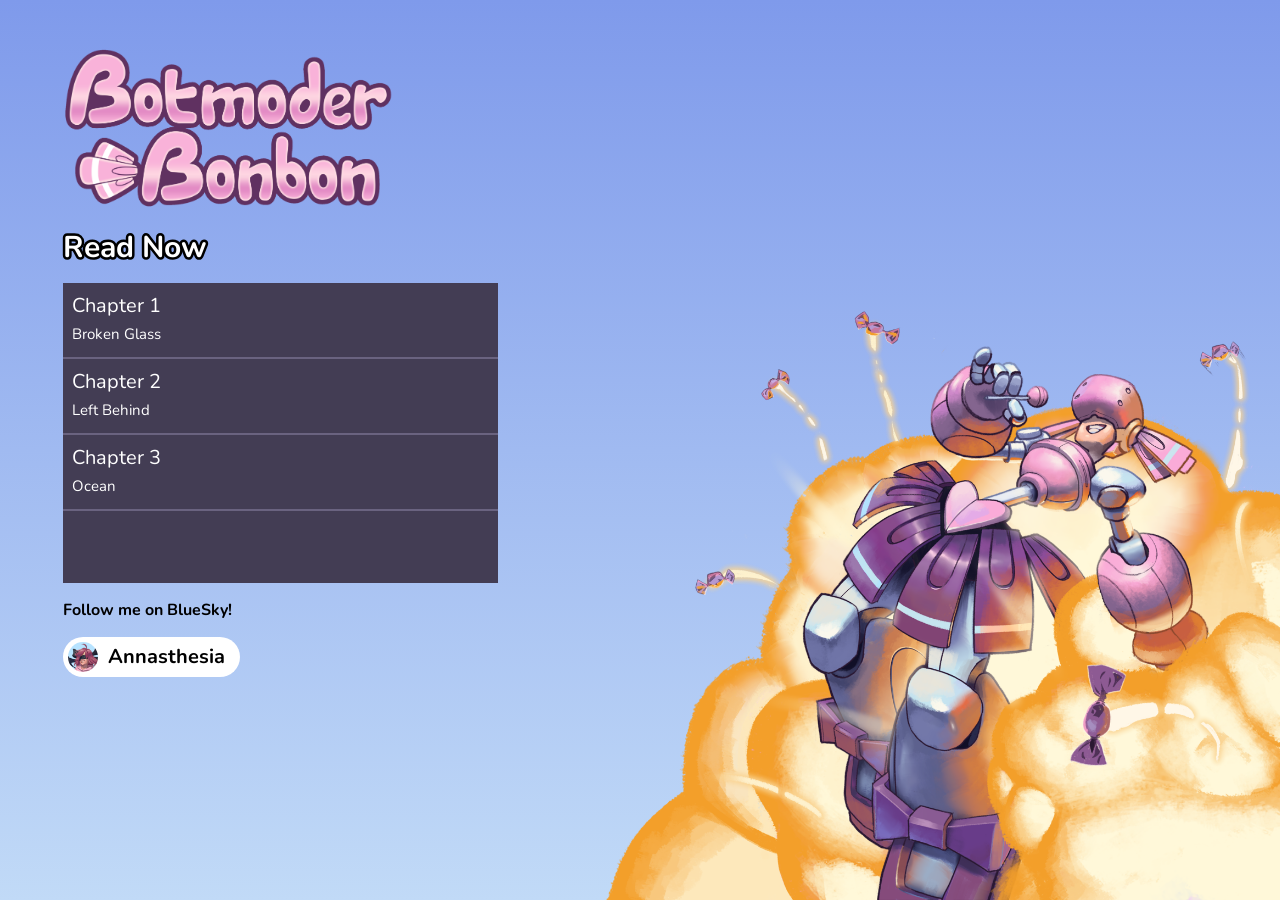
<file: index.html>
<!DOCTYPE html>

<html lang="en">
<head>
    <meta charset="utf-8" />
    <meta name="author" content="Annasthesia"/>
    <meta name="keywords" content="botmoder, bonbon, comic"/>
    <meta name="description" content="Botmoder Bonbon is a webcomic about a girl who goes outside for the first time and gains the ability to become a robot."/>
    <title>Botmoder Bonbon</title>

    <meta content="width=device-width, initial-scale=1" name="viewport" />
    
    <meta property="og:image:secure_url" content="https://dazypatch.github.io/annasthesia/images/bonnie-jump.jpg" />
    <meta property="og:image" content="https://dazypatch.github.io/annasthesia/images/bonnie-jump.jpg" />
    <meta property="og:title" content="Read Botmoder Bonbon Online" />
    <meta property="og:site_name" content="Botmoder Bonbon" />
    <meta property="og:description" content="Botmoder Bonbon is a webcomic about a girl who goes outside for the first time and gains the ability to become a robot." />

    <link rel="preconnect" href="https://fonts.googleapis.com">
    <link rel="preconnect" href="https://fonts.gstatic.com" crossorigin>
    <link href="https://fonts.googleapis.com/css2?family=Nunito:ital,wght@0,200..1000;1,200..1000&display=swap" rel="stylesheet">

    <link rel="stylesheet" href="./assets/css/basicStyle.css" type="text/css" media="all" />
    <link rel="stylesheet" href="./assets/css/button.css" type="text/css" media="all" />
    <link rel="stylesheet" href="./assets/css/bskyLink.css" type="text/css" media="all" />
    <link rel="stylesheet" href="./assets/css/chapterList.css" type="text/css" media="all" />
    <link rel="icon" type="image/x-icon" href="./assets/images/favicon.ico">
    <script type="text/javascript" src="./assets/js/globalVariables.js"></script>
    <script type="text/javascript" src="./assets/js/includeExtension.js"></script>
    
</head>
<body>

    
    <div class="full-width">
        <!-- <header>
            
        </header> -->

        <div class="main-container">
            <img src="./assets/images/logo 1.png" class="main-website-logo">
            <div class="menu-container">
                
                <p class="read-botmoder fix-stroke">Read Now</p>
                <ul>
                    <li>
                        <a class="" href = "./read/index.html?ch=1">
                            <p>Chapter 1<br><span>Broken Glass</span></p>
                            <!-- <img src="./images/bskypfp.png"> -->
                        </a>
                    </li>
                    <li>
                        <a class="" href = "./read/index.html?ch=2">
                            <p>Chapter 2<br><span>Left Behind</span></p>
                            <!-- <img src="./images/bskypfp.png"> -->
                        </a>
                    </li>
                    <li>
                        <a class="" href = "./read/index.html?ch=3">
                            <p>Chapter 3<br><span>Ocean</span></p>
                            <!-- <img src="./images/bskypfp.png"> -->
                        </a>
                    </li>
                </ul>
            </div>
            

            <div class="bottom-bar">
                <p>Follow me on BlueSky!</p>
                <a href="https://bsky.app/profile/annasthesia.bsky.social" target="_blank" rel="noopener noreferrer">
                    <img src="./assets/images/bskypfp.png" class="bsky-pfp">
                    Annasthesia
                </a>
            </div>
        </div>

        <div class="img-container">
            <img src="./assets/images/main-screen-art.png" class="cover-image">
        </div>

    </div>

    
    


</body>
</html>
</file>
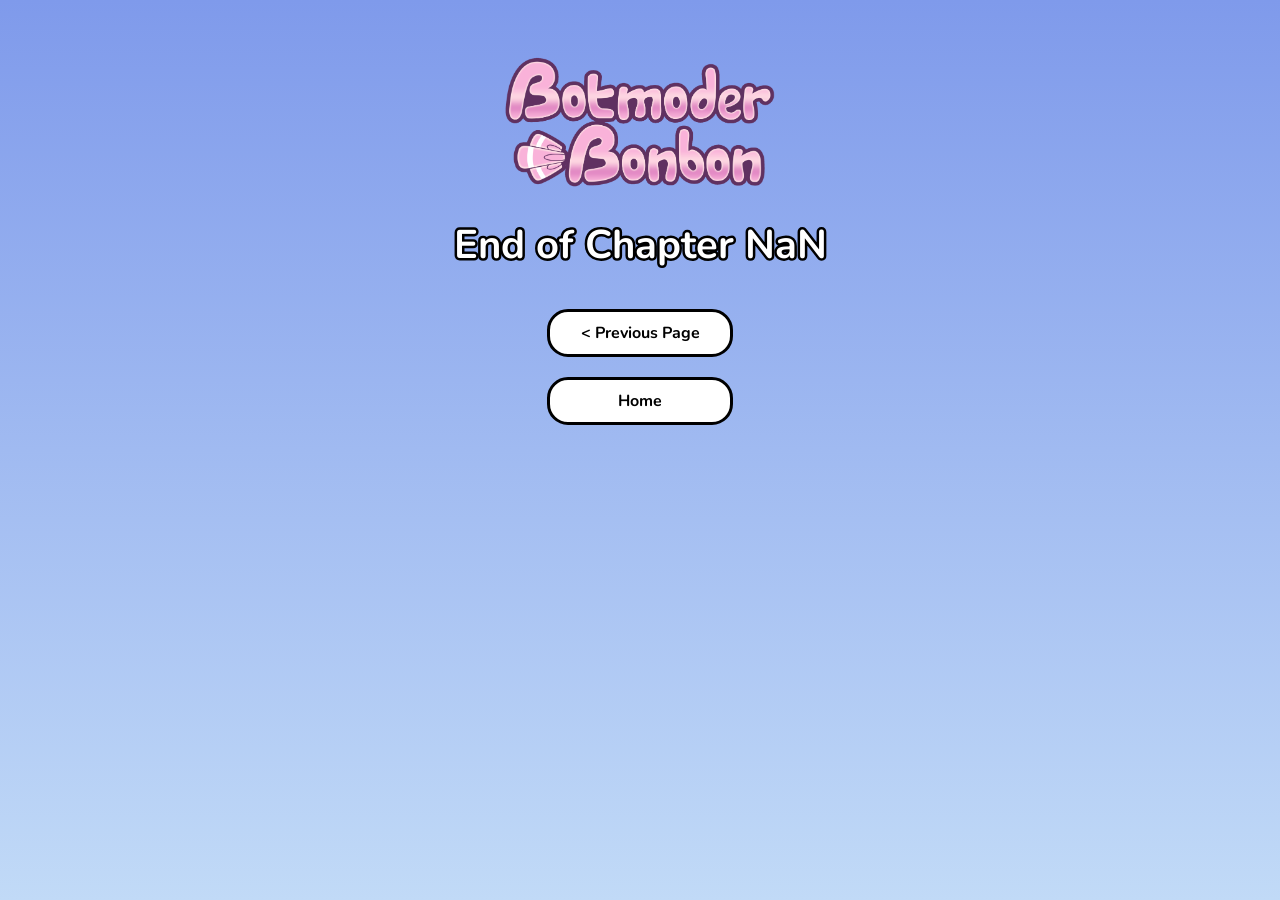
<file: end/index.html>
<!DOCTYPE html>

<html lang="en">
<head>
    <meta charset="utf-8" />
    <meta name="author" content="Annasthesia"/>
    <meta name="keywords" content="botmoder, bonbon, comic"/>
    <meta name="description" content="Botmoder Bonbon is a webcomic about a girl who goes outside for the first time and gains the ability to become a robot."/>
    <meta name="robots" content="noindex">
    <title>Botmoder Bonbon</title>

    <meta content="width=device-width, initial-scale=1" name="viewport" />
    
    <meta property="og:image:secure_url" content="https://dazypatch.github.io/annasthesia/images/bonnie-jump.jpg" />
    <meta property="og:image" content="https://dazypatch.github.io/annasthesia/images/bonnie-jump.jpg" />
    <meta property="og:title" content="Read Botmoder Bonbon Online" />
    <meta property="og:site_name" content="Botmoder Bonbon" />
    <meta property="og:description" content="Botmoder Bonbon is a webcomic about a girl who goes outside for the first time and gains the ability to become a robot." />
    <link rel="icon" type="image/x-icon" href="../assets/images/favicon.ico">

    <link rel="preconnect" href="https://fonts.googleapis.com">
    <link rel="preconnect" href="https://fonts.gstatic.com" crossorigin>
    <link href="https://fonts.googleapis.com/css2?family=Nunito:ital,wght@0,200..1000;1,200..1000&display=swap" rel="stylesheet">

    <link rel="stylesheet" href="../assets/css/basicStyle.css" type="text/css" media="all" />
    <link rel="stylesheet" href="../assets/css/button.css" type="text/css" media="all" />
    <link rel="stylesheet" href="endPage.css" type="text/css" media="all" />
    
    <script type="text/javascript" src="../assets/js/globalVariables.js"></script>
    <script type="text/javascript" src="endcode.js"></script>
    <script type="text/javascript" src="../assets/js/includeExtension.js"></script>
    <script type="text/javascript" src="../assets/js/updateHTMLTitle.js"></script>
</head>
<body>
    <!-- <header class="main-header">
        <img src="../images/logo 1.png" class="main-website-logo">
        
    </header> -->
    
    <div class="full-width">

        <div class="end-menu-container">
            <img src="../assets/images/logo 1.png" class="end-website-logo">
            <h1 class="end-chapter fix-stroke"></h1>
                

             <div>
                <a class="button prev-page" href = "">
                    &lt; Previous Page
                </a>
                <a class="button next-chapter" href = "">
                    Next Chapter &gt;
                </a>
            </div>
            <a class="button home-button" href = "../index.html">
                Home
            </a>
            
        </div>
    </div>
    
    
    


</body>
</html>
</file>
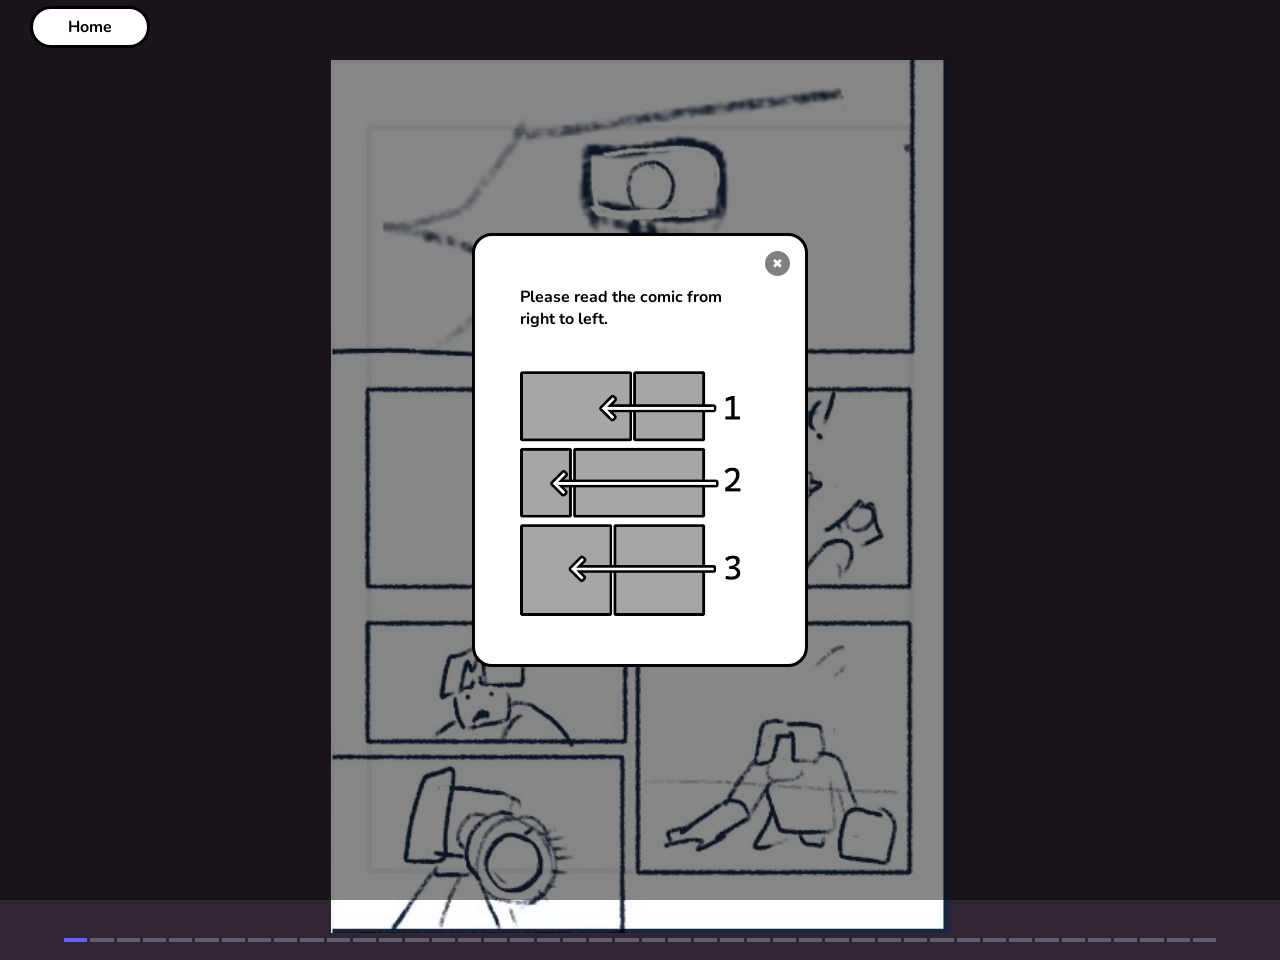
<file: preview/index.html>
<!DOCTYPE html>

<html lang="en">
<head>
    <meta charset="utf-8" />
    <meta name="author" content="Annasthesia"/>
    <meta name="keywords" content="botmoder, bonbon, comic"/>
    <meta name="description" content="Botmoder Bonbon is a webcomic about a girl who goes outside for the first time and gains the ability to become a robot."/>
    <meta name="robots" content="noindex">
    <title>Botmoder Bonbon</title>

    <meta content="width=device-width, initial-scale=1" name="viewport" />

    <meta property="og:image:secure_url" content="https://dazypatch.github.io/annasthesia/Chapters/preview/01.jpg" />
    <meta property="og:image" content="https://dazypatch.github.io/annasthesia/Chapters/preview/01.jpg" />
    <meta property="og:title" content="Read Botmoder Bonbon Online" />
    <meta property="og:site_name" content="Botmoder Bonbon" />
    <meta property="og:description" content="Botmoder Bonbon is a webcomic about a girl who goes outside for the first time and gains the ability to become a robot." />
    
    <link href='https://fonts.googleapis.com/css?family=Nunito' rel='stylesheet'>

    <link rel="icon" type="image/x-icon" href="../assets/images/favicon.ico">
    <link rel="stylesheet" href="../read/reader.css" type="text/css" media="all" />
    <script type="text/javascript" src="explain.js"></script>
    <script type="text/javascript" src="../assets/js/globalVariables.js"></script>
    <script type="text/javascript" src="previewcode.js"></script>
    <script type="text/javascript" src="../assets/js/includeExtension.js"></script>
    <!-- <script type="text/javascript" src="../js/updateHTMLTitle.js"></script> -->
</head>
<body>

<div class = "popup-container" onclick="hidePopup()">
    <div class = "popup" >
        <button class = "close-button" onclick="hidePopup()">
            &#10006;
        </button>
        <p>Please read the comic from right to left.</p>
        <img src="../assets/images/pleasereadRightToLeft.png">

    </div>
</div>

<div class="backButtonContainer" >
    <a class="backButton" href = "">
        Home
    </a>
</div>
<div class="pageContainer">
    <div class = "goTo">
        <div class = "goPrev"></div>
        <div class = "goNext" ></div>
    </div>
    
    <div class="pageImageContainer" style="display: flex; justify-content: space-between;"></div>
    <div class="navMenuContainer">
        <div class="navMenu"></div>
    </div>
    
</div>

</body>
</html>
</file>
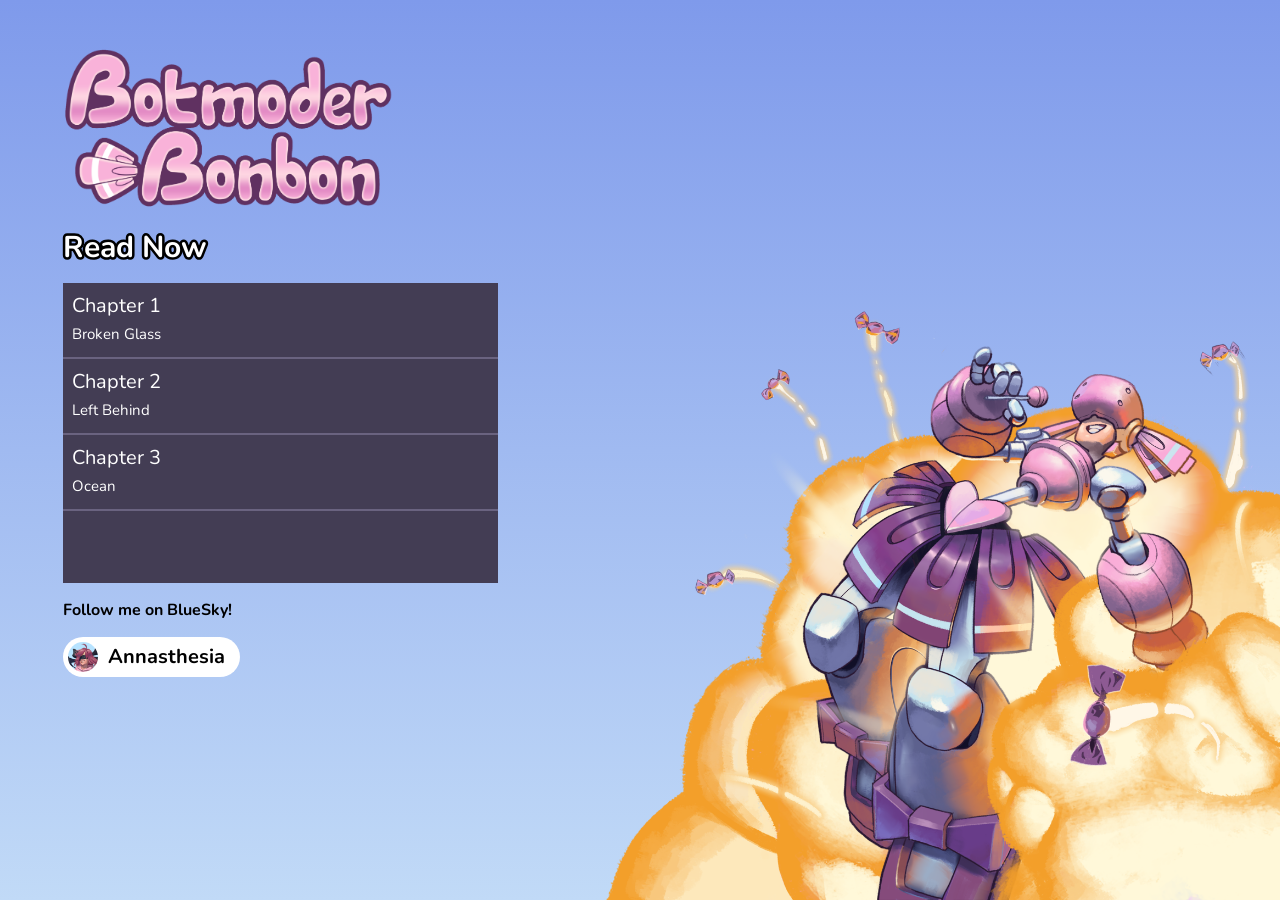
<file: read/index.html>
<!DOCTYPE html>

<html lang="en">
<head>
    <meta charset="utf-8" />
    <meta name="author" content="Annasthesia"/>
    <meta name="keywords" content="botmoder, bonbon, comic"/>
    <meta name="description" content="Botmoder Bonbon is a webcomic about a girl who goes outside for the first time and gains the ability to become a robot."/>
    <meta name="robots" content="noindex">
    <title>Botmoder Bonbon</title>

    <meta content="width=device-width, initial-scale=1" name="viewport" />
    
    <meta property="og:image:secure_url" content="https://dazypatch.github.io/annasthesia/images/bonnie-jump.jpg" />
    <meta property="og:image" content="https://dazypatch.github.io/annasthesia/images/bonnie-jump.jpg" />
    <meta property="og:title" content="Read Botmoder Bonbon Online" />
    <meta property="og:site_name" content="Botmoder Bonbon" />
    <meta property="og:description" content="Botmoder Bonbon is a webcomic about a girl who goes outside for the first time and gains the ability to become a robot." />
    

    <link href='https://fonts.googleapis.com/css?family=Nunito' rel='stylesheet'>

    <link rel="stylesheet" href="reader.css" type="text/css" media="all" />
    <link rel="icon" type="image/x-icon" href="../assets/images/favicon.ico">
    <script type="text/javascript" src="../assets/js/globalVariables.js"></script>
    <script type="text/javascript" src="readercode.js"></script>
    <script type="text/javascript" src="../assets/js/includeExtension.js"></script>
    <script type="text/javascript" src="../assets/js/updateHTMLTitle.js"></script>
</head>
<body>

<div class = "popup-container" onclick="hidePopup()">
    <div class = "popup" >
        <button class = "close-button" onclick="hidePopup()">
            &#10006;
        </button>
        <p>Please read the comic from right to left.</p>
        <img src="../assets/images/pleasereadRightToLeft.png">

    </div>
</div>

<div class="backButtonContainer">
    <a class="backButton" href = "">
        Home
    </a>
</div>
<div class="pageContainer">
    <div class = "goTo">
        <div class = "goPrev"></div>
        <div class = "goNext" ></div>
    </div>
    
    <div class="pageImageContainer" ></div>
    <div class="navMenuContainer">
        <div class="navMenu"></div>
    </div>
    
</div>

</body>
</html>
</file>
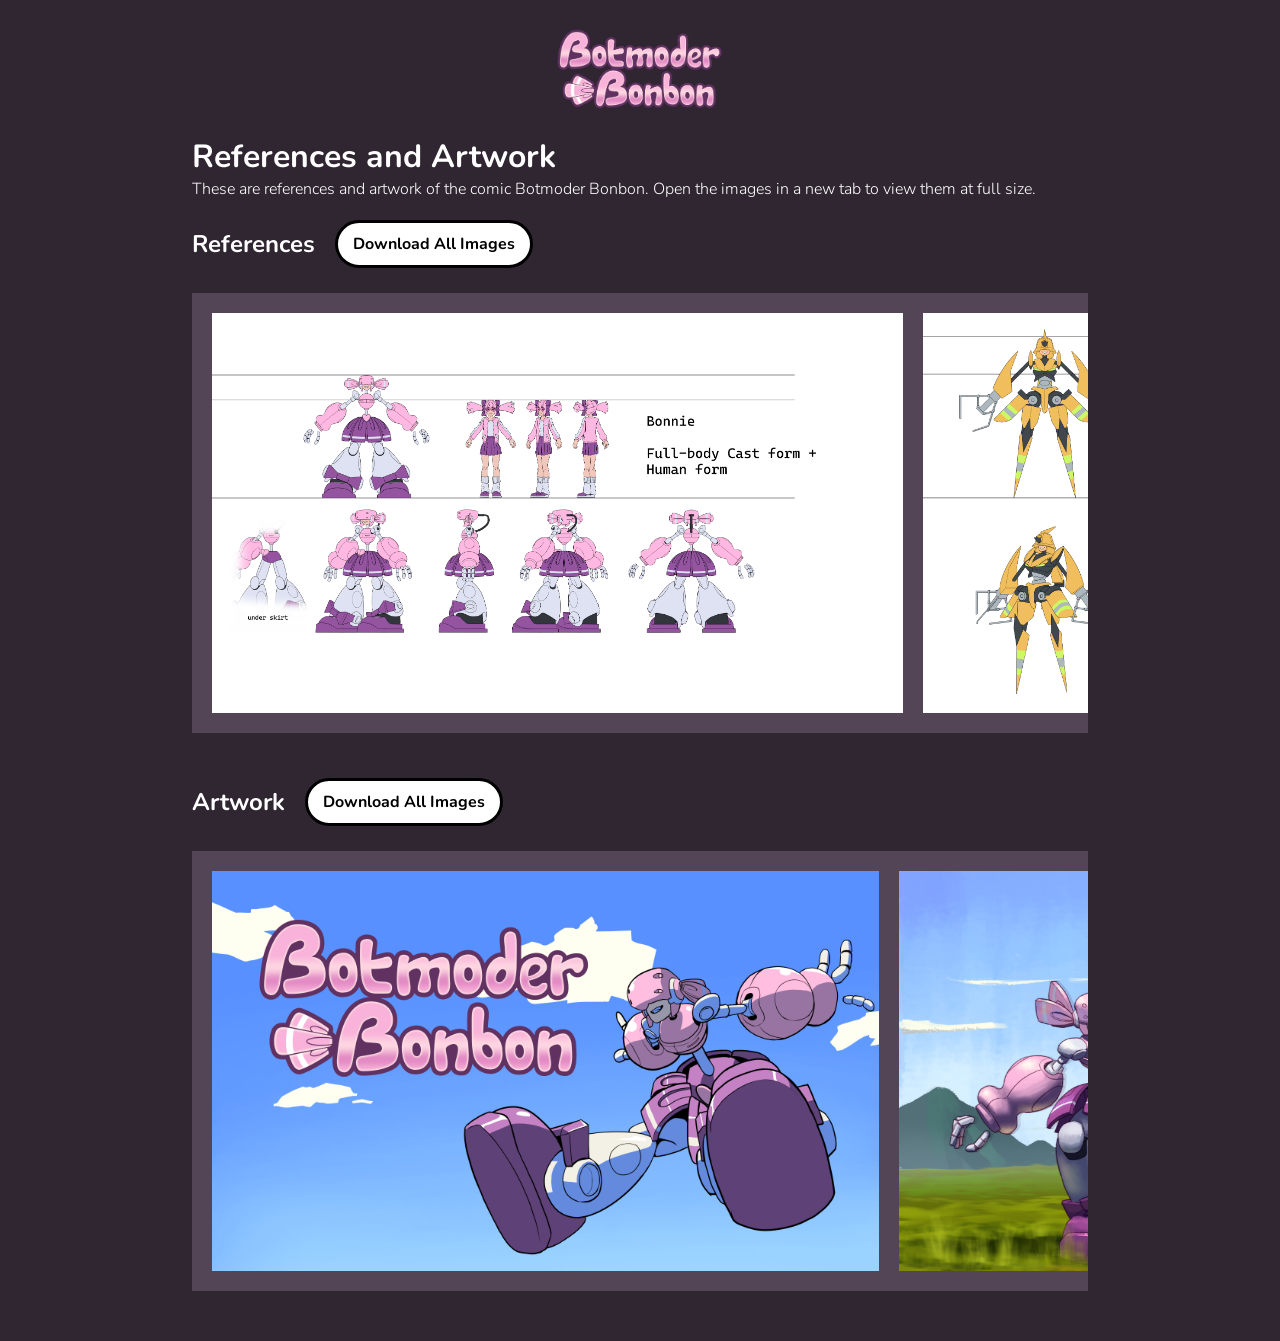
<file: references/index.html>
<!DOCTYPE html>

<html lang="en">
<head>
    <meta charset="utf-8" />
    <meta name="author" content="Annasthesia"/>
    <meta name="keywords" content="botmoder, bonbon, comic"/>
    <meta name="description" content="Botmoder Bonbon is a webcomic about a girl who goes outside for the first time and gains the ability to become a robot."/>
    <meta name="robots" content="noindex">
    <title>References - Botmoder Bonbon</title>

    <meta content="width=device-width, initial-scale=1" name="viewport" />
    
    <meta property="og:image:secure_url" content="https://dazypatch.github.io/annasthesia/images/bonnie-jump.jpg" />
    <meta property="og:image" content="https://dazypatch.github.io/annasthesia/images/bonnie-jump.jpg" />
    <meta property="og:title" content="References - Botmoder Bonbon" />
    <meta property="og:site_name" content="Botmoder Bonbon" />
    <meta property="og:description" content="Botmoder Bonbon is a webcomic about a girl who goes outside for the first time and gains the ability to become a robot." />
    

    <link rel="preconnect" href="https://fonts.googleapis.com">
    <link rel="preconnect" href="https://fonts.gstatic.com" crossorigin>
    <link href="https://fonts.googleapis.com/css2?family=Nunito:ital,wght@0,200..1000;1,200..1000&display=swap" rel="stylesheet">

    <link rel="icon" type="image/x-icon" href="../assets/images/favicon.ico">
    <script type="text/javascript" src="../assets/js/includeExtension.js"></script>

    <script type="text/javascript" src="reference.js"></script>
    <link rel="stylesheet" href="referencestyle.css" type="text/css" media="all" />
    
    
</head>
<body>
    <div class="overlay-container" id="overlay_references" data-listnum = "1">
        <button class="prev-image" onclick="document.querySelector('#overlay_references .overlay').scrollBy({left: - window.innerWidth, behavior:'smooth'}) ;">◄</button>
        <button class="next-image"onclick="document.querySelector('#overlay_references .overlay').scrollBy({left: window.innerWidth, behavior:'smooth'});" >►</button>
        <button class="exit"onclick="document.querySelector('#overlay_references').classList.remove('shown');" >&#10006;</button>
        <ul class="overlay" >
            <li class="overlay-item">
                <img draggable = "false" class="" data-idx="0" src="./images/bonnieRef.png">
            </li>
            <li class="overlay-item">
                <img draggable = "false" class="" data-idx="1" src="./images/lexiRef.png">
            </li>
            <li class="overlay-item">
                <img draggable = "false" class="" data-idx="2" src="./images/alvinConcept.png">
            </li>
            <li class="overlay-item">
                <img draggable = "false" class="" data-idx="3" src="./images/fullCast.png">
            </li>
        </ul>
    </div>

    <div class="overlay-container" id="overlay_artworks" data-listnum = "2">
        <button class="prev-image" onclick="document.querySelector('#overlay_artworks .overlay').scrollBy({left: - window.innerWidth, behavior:'smooth'}) ;">◄</button>
        <button class="next-image"onclick="document.querySelector('#overlay_artworks .overlay').scrollBy({left:window.innerWidth, behavior:'smooth'});" >►</button>
        <button class="exit"onclick="document.querySelector('#overlay_artworks').classList.remove('shown');" >&#10006;</button>
        <ul class="overlay">
            <li class="overlay-item">
                <img draggable = "false" class="" data-idx="4" src="./images/bonnieJump.png">
            </li>
            <li class="overlay-item">
                <img draggable = "false" class="" data-idx="5" src="./images/bonnieMove.png">
            </li>
            <li class="overlay-item">
                <img draggable = "false" class="" data-idx="6" src="./images/bonnieBubble.png">
            </li>
            <li class="overlay-item">
                <img draggable = "false" class="" data-idx="7" src="./images/agonizerAlvin.png">
            </li>
            <li class="overlay-item">
                <img draggable = "false" class="" data-idx="8" src="./images/alvinVsBonnie.png">
            </li>
        </ul>
    </div>

    <div class="body2">
        <a class="home-button" href = "../index.html">
            <img src="../assets/images/logo 1.png">
        </a>
        <h1>References and Artwork</h1>
        <p>These are references and artwork of the comic Botmoder Bonbon. Open the images in a new tab to view them at full size.</p>
        <div class="column">
            <div class="list-container">
                <div class="row title-container">
                    <h2>References</h2>
                    <a  href="./images/botmoderReferences.zip" download>Download All Images</a>
                </div>
                <div class="list" >
                    <img class="thumbnail"  onclick = "scrollToImage(1, 0);" src="./images/bonnieRef.png">
                    <img class="thumbnail"  onclick = "scrollToImage(1, 1);" src="./images/lexiRef.png">
                    <img class="thumbnail"  onclick = "scrollToImage(1, 2);" src="./images/alvinConcept.png">
                    <img class="thumbnail"  onclick = "scrollToImage(1, 3);" src="./images/fullCast.png">
                </div>
            </div>

            <div class="list-container">
                <div class="row title-container">
                    <h2>Artwork</h2>
                    <a  href="./images/botmoderArtwork.zip" download>Download All Images</a>
                </div>
                <div class="list" >
                    <img class="thumbnail" onclick = "scrollToImage(2, 4);" src="./images/bonnieJump.png">
                    <img class="thumbnail" onclick = "scrollToImage(2, 5);" src="./images/bonnieMove.png">
                    <img class="thumbnail" onclick = "scrollToImage(2, 6);" src="./images/bonnieBubble.png">
                    <img class="thumbnail" onclick = "scrollToImage(2, 7);" src="./images/agonizerAlvin.png">
                    <img class="thumbnail" onclick = "scrollToImage(2, 8);" src="./images/alvinVsBonnie.png">
                </div>
            </div>
            
        </div>
    </div>
</body>
</file>
<file: assets/css/basicStyle.css>
.main-website-logo{
    width: 80%;
}

.nunito-text{
  font-family: "Nunito", sans-serif;
  font-optical-sizing: auto;
  font-weight: 800;
  font-style: normal;

}
body{
    background-color:rgb(132, 190, 255);
    margin: 0;
    overflow-x: hidden;
}
.full-width{
    background-image: linear-gradient(to bottom, rgb(127, 154, 235), rgb(193, 218, 247));
    min-height:100vh;
    width:100%;
    display:flex;
    justify-content: space-between;;
}

.bottom-bar, .menu-container{
    margin-left:3%;
}

.main-container{
    z-index: 1;
    margin: 40px 50px;
    display:flex;
    flex-direction: column;
    width:35%;
    /* min-width:400px; */
    /* width: 520px; */
}

.img-container{
    display:flex;
    position:relative;
    right:0;
    bottom:0;
    z-index: 0;
    /* background-color:red; */
    /* width:100%; */
    flex-grow:1;

}
.img-container img{
    position:absolute;
    bottom:0;
    /* height:900px; */
    /* right:-300px; */
    width:150%;
    /* height:120vh; */
    /* width:120vw; */
    /* left:-940px; */
    right: -37%;
}

.read-botmoder{
    text-decoration: none;
    font-family: "Nunito", sans-serif;
    font-optical-sizing: auto;
    font-weight: 700;
    font-style: normal;
    font-size: 30px;

    color:white;
    margin:15px 0px;
    -webkit-text-stroke: 5px black;
}
.fix-stroke {
   paint-order: stroke fill;
}


@media (max-width: 768px) {
    .main-website-logo{
        width: 80%;
        align-self:center;
    }
    .main-container{
        width:100% ;
        margin:0;
        padding:20px;
        box-sizing: border-box;
    }
    .menu-container{
        width:100%;
    }
    .read-botmoder{
        font-size: 20px;
        -webkit-text-stroke: 4px black;
    }
    .bottom-bar, .menu-container{
        margin-left:0px;
    }
    .full-width{
        flex-direction: column;
        overflow-x:hidden;
    }

    .img-container {
        align-self:flex-end;
        /* height: 300px; */
        height:70vw;
        /* background-color:red; */
        width:100%;
        /* width:800px; */
    }
}


.hidden{
    display:none;
}
</file>
<file: assets/css/button.css>
:root{
    --back-button-container-height: 60px;
}

.button{
    height: calc(var(--back-button-container-height) * 0.7);
    width: calc(var(--back-button-container-height) * 3);
    
    background-color: white;
    border: 3px black solid;
    border-radius: calc(var(--back-button-container-height) * 0.35);
    margin: 10px auto;
    display: block;
    align-content:center;
    text-align:center;
    color: black;

    text-decoration: none;
    font-family: "Nunito";
    font-weight: bold;

}

@media (max-width: 768px) {
    /* :root{
        --back-button-container-height : 120px;
    } */
     
    .button{
        flex-shrink:1;
        font-size: 16px;
        /* height: calc(var(--back-button-container-height) * 0.7) ; */
        /* width: 160px; */
        border-radius: calc(var(--back-button-container-height) * 0.35) ;
        border: 2px black solid;
    }
}
</file>
<file: assets/css/bskyLink.css>
.bottom-bar img{
    height: 30px;
    border-radius: 50%;
}

.bottom-bar{
    font-family: "Nunito";
    font-weight: bold;
    color:black;
}

.bottom-bar a:visited, .bottom-bar a:link{
    color:black;
}
.bottom-bar a{

    background-color: white;
    border-radius:50px;


    display:inline-flex;
    padding:5px;
    padding-right:15px;
    gap:10px;
    align-items:center;
    font-size:20px;
    text-decoration: none;
}

@media (max-width: 768px) {
    .bottom-bar p{
        font-size: 16px;
    }
    .bottom-bar a{
        font-size: 16px;
        height:20px; 
    }
    .bottom-bar img{
        height: 20px;
        border-radius: 50%;
    }


}
</file>
<file: assets/css/chapterList.css>
:root{
    --link-color: #433d54;
    --hover-color: #6a6380;
}

ul {
    /* border: 3px solid #433d54; */
    box-sizing: border-box;
    background-color: #433d54;
    list-style-type: none;
 
    padding: 0px;
    margin: 0px;
    min-height:300px;
}
/* li:nth-child(odd){background-color: #433d54;} */
/* li:nth-child(even){background-color: #59526e;} */
li {
    /* box-sizing: border-box; */
    background-color: var(--link-color);
    border-bottom: 2px solid var(--hover-color);
    height:74px;
}
li a:hover {
    /* background-color: #c8bde4;
    color:black; */
    background-color: var(--hover-color);
}
li a{
    /* display:block; */
    display:flex;
    justify-content: space-between;
    padding:9px;
    box-sizing:border-box; 

    align-content:center;
    font-size:20px;
    color: white;

    text-decoration: none;
    font-family: "Nunito";
    height:100%;
}
li a p {
    margin:0;
}
li a span{
    font-size:15px;
    /* padding:0; */
}
li a img{
    height:100%;
}

@media (max-width: 768px) {
    li a span{
        font-size: 16px;
    }
    li a{
        font-size: 20px;
    }


}
</file>
<file: end/endPage.css>
.end-menu-container{
    display:flex;
    flex-direction: column;
    align-items: center;
    z-index: 1;
    padding: 50px;
}

.end-menu-container h1{
    text-decoration: none;
    font-family: "Nunito";
    font-weight: 700;
    font-size: 40px;
    color:white;

    -webkit-text-stroke: 5px black;

}

.end-menu-container div{
    display:flex;
    flex-direction: row;
    gap: 15px;
    max-width:100%;
}

.end-website-logo{
    width:25%;
}

@media (max-width: 768px) {
    
    .end-menu-container{
        gap: 36px;
        padding: 20px;
    }
    .end-menu-container img{
        width: 80%;
    }
    .end-menu-container h1{
        /* width: 80%; */
        font-size: 28px;
        -webkit-text-stroke: 6px black;
    }

}
</file>
<file: read/reader.css>
:root{
    --page-height : 97vh;
    
    --back-button-container-height: 60px;
    --using-back-button : 1; /* 0 if false, 1 if true */
    --loading-page-color: white; /* when image is still loading, this colour appears. Preferably comic border colour */
    --background-color: rgb(48, 38, 50);
    --progress-bar-color: rgb(96, 96, 254);
}


/* for reader */
body{
    margin:0;
    padding:0;
    background-color: var(--background-color);
}
.pageImage{
    max-height: 100%;
    max-width: 100%;
    margin: auto;
    background-color: var(--loading-page-color);
    user-select: none;
    -moz-user-select: none;
    -khtml-user-select: none;
    -webkit-user-select: none;
    -o-user-select: none;

    display:block;
}
.pageImageContainer{
    height : var(--page-height);
    align-content: center;
}
.navMenuContainer{
    transition: all 0.1s ease-out;

    position:absolute;
    z-index: 5;
    bottom:  calc(var(--back-button-container-height) * -1 );
    height: calc((100vh - var(--page-height) ) * 1.5);
    width:100%;
    display:block;
}
.navMenuContainer:hover{
    transition: all 0.1s ease-out;

    height: calc((100vh - var(--page-height) ) * 2);
    background-color: black;
}
.navMenu{
    
    width : 90%;
    height:100%;
    margin:auto;
    gap:3px;
    display: flex;
    flex-direction: row;

    
}

.pageToButton:after{
    content : attr(to-page);
    background-color: rgba(26, 17, 32, 0.7);
    color : white;
    padding: 4px 8px;
    transform: translate(-50%);
    bottom: 100%;
    position: absolute;
    z-index: 5;
    transition: opacity 0.3s;
    
    opacity: 0;
}
.pageToButton:hover::after{
    transition: opacity 0.3s;
    opacity: 1;
}
.pageToButton{
    height: 10%;
    margin:auto;
    /* margin: auto 0.3% auto 0.3% ; */
    flex: auto;
    background-color: rgba(210, 208, 255, 0.3);
    border: none;
    padding: 0;
    transition: background-color 0.3s;
}
.navMenu:hover .pageToButton{
    height:30%;
}

.pageToButton:hover{
    background-color: rgba(210, 208, 255, 0.6);
    transition: background-color 0.3s;
    /* transition: backgroun */
}
.pageToButton.upTo{
    background-color: var(--progress-bar-color) ;
}
.goTo{
    position: absolute;
    z-index: 5;
    display:grid;
    width: 100%;
    height: var(--page-height);
    grid-template-columns: auto auto;
}
.goNext{
    height: 100%;
    cursor: pointer;
}
.goPrev{
    height: 100%;
    cursor: pointer;
}
.backButtonContainer{
    height: var(--back-button-container-height);
    margin: 0;
    padding: 0;
    background-color: var(--background-color);
    display: flex;
    
    
}
.backButtonContainer.backButtonHidden .backButton{
    translate: 0 calc(var(--back-button-container-height) * -1);
    transition: all 0.2s ease-out;
    
}

.backButton{
    z-index: 11;
    transition: all 0.2s ease-out;
    height: calc(var(--back-button-container-height) * 0.7);
    width: calc(var(--back-button-container-height) * 2);
    background-color: white;
    border: 3px black solid;
    border-radius: calc(var(--back-button-container-height) * 0.35);
    margin: calc(var(--back-button-container-height) * 0.1) calc(var(--back-button-container-height) * 0.5);
    display: inline-block;
    align-content:center;
    text-align:center;
    color: black;
    position:fixed;
    box-sizing: border-box;

    text-decoration: none;
    font-family: "Nunito";
    font-weight: bold;
}

.popup-container{
    display: flex;
    visibility: hidden;
    background-color: rgba(0, 0, 0, 0.47);
    position: fixed;
    width: 100%;
    /* height:calc(100% + var(--back-button-container-height)); */
    height:100%;
    z-index: 10;
    /* height:100%; */
}

.popup{
    margin:auto;
    background-color: white;
    padding: 15px;
    border-radius:20px;
    border: 3px solid black;
    width: 300px;
    word-wrap: break-word;
}
.popup p{
    width: 80%;
    margin: 10px auto;
    font-family: "Nunito";
    font-weight: bold;
}

.popup .close-button{
    width:25px;
    height : 25px;
    background-color : gray;
    margin-left:auto;
    display:block;
    text-align: center;
    color: white;
    border: none;
    border-radius: 50%;
    cursor:pointer;
}
.popup img{
    /* object-fit:contain; */
    max-width:100%;
}

.wp-site-blocks{
    padding:0px;
}

@media (max-width: 768px) {
    .backButton{
        font-size: 15px;
        height: calc(var(--back-button-container-height) * 0.6);
        width: calc(var(--back-button-container-height) * 1.5);
        border-radius: calc(var(--back-button-container-height) * 0.35);
    }
    .backButtonContainer.backButtonHidden .backButton{
        translate: 0 calc(var(--back-button-container-height) * -2);
    }
    .popup{
        width:80%;
    }
    .popup p{
        font-size: 20px;
    }
    .popup .close-button{
        height:24px;
        width:24px;
        font-size: 12px;
    }
}
</file>
<file: references/referencestyle.css>
:root{
    --page-height : 97vh;
    
    --back-button-container-height: 60px;
    --background-color: rgb(48, 38, 50);
}
body{
    background-color: var(--background-color);
    margin:0;
    padding:0;
    scrollbar-color: rgb(147, 134, 159) rgb(83, 68, 86);
}
.body2{
    padding:25px 15%;
    /* padding:0; */
    
    box-sizing: border-box;
}

.home-button{
    width:20%;
    margin:auto;
    display:block;
    margin-bottom:20px;
}
.home-button img{
    width:100%;
}

.row{
    display:flex;
    /* justify-content: flex-start; */
    align-items: center;
    gap: 20px;
    margin-top: 20px;
    /* align-content: */
}
.column{
    display: flex;
    flex-direction: column;
}
.list{
    display:flex;
    gap:20px;
    height:400px;
    margin:25px auto;
    padding: 20px;
    /* width:85%; */
    overflow-x:scroll;
    
    /* margin:auto; */
    background-color: rgb(83, 68, 86);
}
.thumbnail{
    height:100%;
    cursor:pointer;

    /* margin: 0 25px; */
    /* height: 500px; */
}
p, h1, .title-container h2{
    text-decoration: none;
    font-family: "Nunito";
    font-weight: bold;
    color:white;

    margin:0;
    padding:0;
}
p{
    font-weight: 300;
}
.title-container a{
    /* height: 50px; */
    /* width: calc(var(--back-button-container-height) * 3); */
    
    background-color: white;
    border: 3px black solid;
    border-radius: 100px;
    /* margin: 10px; */
    padding:10px 15px;
    display: inline-block;
    align-content:center;
    text-align:center;
    color: black;

    text-decoration: none;
    font-family: "Nunito";
    font-weight: bold;

}
.overlay-container{
    /* display:none; */
    visibility:hidden;
    opacity: 0;
    transition: all 0.3s ease;

}
.overlay-container.shown{
    /* display:block; */
    visibility:visible;
    opacity: 1;
}
.overlay-container button{
    position:fixed;
    z-index:10;
    border-radius:50px;
    height:5%;
    aspect-ratio: 1;
    margin:auto;

    color:black;
    background-color: white;
    opacity: 0.7;
    font-size: 14px;
    transition: all 0.1s ease;

    top:calc(50% - 2.5%);
    cursor:pointer;
}
.overlay-container button:hover{
    transform:scale(1.3);
}
.overlay-container button.prev-image{
    left:3%;
}

.overlay-container button.next-image{
    right:3%;
}


.overlay-container button.exit{
    right:3%;
    top:3%;
}

.overlay{
    all: unset;
    background-color: rgba(0, 0, 0, 0.6);
    display:flex;
    position: fixed;
    height:100%;
    width:100vw;
    overflow-x: scroll;
    scroll-snap-type: x mandatory;
}

.overlay-item{
    list-style-type: none;
    height:100%;
    display:flex;
    justify-content: center;
    scroll-snap-align: center;
    flex: 0 0 100%;
}

.overlay-item img{
    /* background-color: rgba(0, 0, 0, 0.2); */
    /* display:fixed; */
    max-height:100%;
    max-width:100%;
    object-fit: contain;
}

@media (max-width: 768px){
    .body2{
        padding:25px 5%;
    }
    .list{
        height:200px;
    }
    a{
        font-size: small;
    }
    .home-button{
        width:40%;
    }
}
</file>
